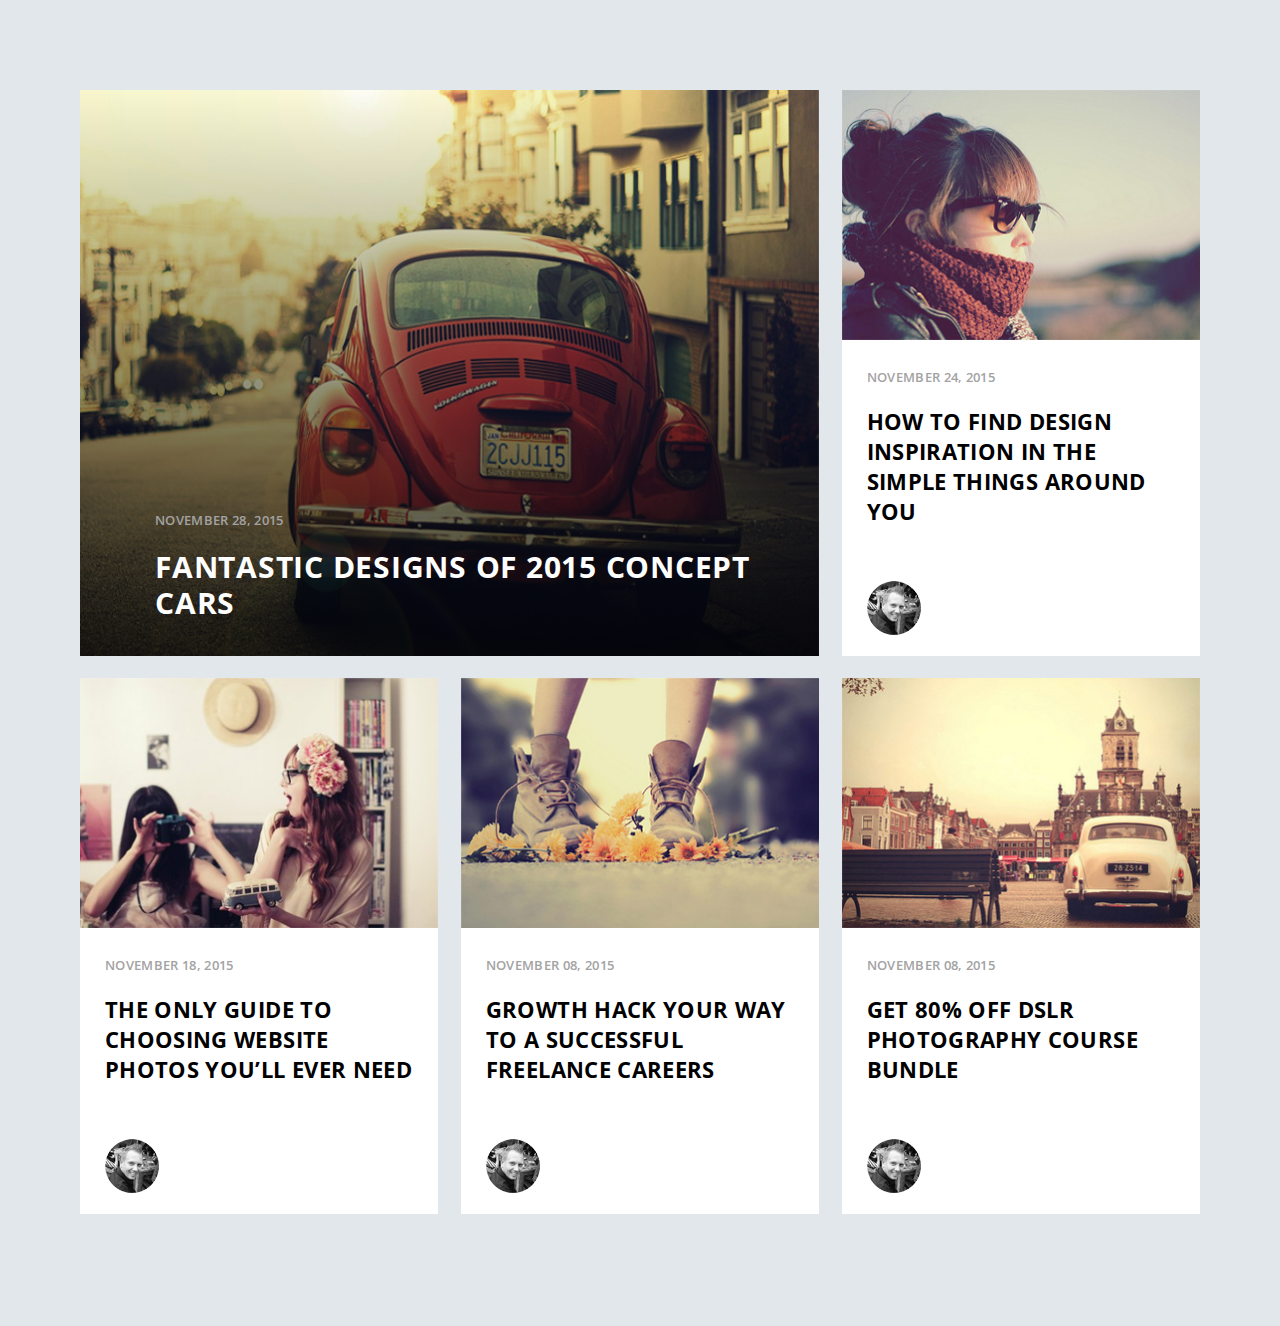
<file: Flex task/index.html>
<!DOCTYPE html>
<html lang="en">
<head>
    <meta charset="UTF-8">
    <meta name="viewport" content="width=device-width, initial-scale=1.0">
    <title>Flexbox</title>
    <link rel="stylesheet" type="text/css" href="stylesheet.css">
</head>
<body>
<div class="container">
    <div class="posts">
        <div class="post__element post__element--big">
            <img src="img/image1.jpg" alt="">
            <div class="post__info">
                <p class="post__data">
                    November 28, 2015
                </p>
                <h2>
                    <a href="#">
                        Fantastic Designs Of 2015
                        Concept Cars
                    </a>
                </h2>
            </div>
        </div>
        <div class="post__element">
            <img src="img/image2.jpg" alt="">
            <div class="post__info">
                <p class="post__data">
                    November 24, 2015
                </p>
                <h2>
                    <a href="#">
                        How To Find Design
                        Inspiration In The Simple
                        Things Around You
                    </a>
                    <div class="post__author">
                        <a href="#">
                            <img src="img/author.png" alt="">
                        </a>
                    </div>
                </h2>
            </div>
        </div>
        <div class="post__element">
            <img src="img/image3.jpg" alt="">
            <div class="post__info">
                <p class="post__data">
                    November 18, 2015
                </p>
                <h2>
                    <a href="#">
                        The Only Guide To
                        Choosing Website
                        Photos You’ll Ever Need
                    </a>
                    <div class="post__author">
                        <a href="#">
                            <img src="img/author.png" alt="">
                        </a>
                    </div>
                </h2>
            </div>
        </div>
        <div class="post__element">
            <img src="img/image4.jpg" alt="">
            <div class="post__info">
                <p class="post__data">
                    November 08, 2015
                </p>
                <h2>
                    <a href="#">
                        Growth Hack Your Way
                        to a Successful
                        Freelance Careers
                    </a>
                    <div class="post__author">
                        <a href="#">
                            <img src="img/author.png" alt="">
                        </a>
                    </div>
                </h2>
            </div>
        </div>
        <div class="post__element">
            <img src="img/image5.jpg" alt="">
            <div class="post__info">
                <p class="post__data">
                    November 08, 2015
                </p>
                <h2>
                    <a href="#">
                        Get 80% Off DSLR
                        Photography Course
                        Bundle
                    </a>
                    <div class="post__author">
                        <a href="#">
                            <img src="img/author.png" alt="">
                        </a>
                    </div>
                </h2>
            </div>
        </div>
    </div>
</div>

</body>
</html>
</file>
<file: Flex task/stylesheet.css>
@import url('https://fonts.googleapis.com/css2?family=Open+Sans:wght@600;700&display=swap');

* {
    margin: 0;
    padding: 0;
}

body {
    font-family: 'Open Sans', sans-serif;
    font-size: 16px;
    background-color: #e2e7ec;
}

.container {
    max-width: 1120px;
    min-width: 340px;
    margin: 90px auto;
}

.posts {
    display: flex;
    flex-wrap: wrap;
    justify-content: space-between;
}

.post__element {
    display: flex;
    flex-direction: column;
    background-color: #ffffff;
    flex-basis: 32%;
    margin-bottom: 22px;
    position: relative;
}

.post__element > img {
    display: block;
    width: 100%;
}

.post__info {
    padding: 15px 25px;
    display: flex;
    flex-direction: column;
    justify-content: space-between;
    flex-grow: 1;
}

.post__info h2 {
    margin-bottom: auto;
    margin-top: 7px;
    font-size: 22px;
    line-height: 30px;
}

.post__info h2 a {
    font-size: 22px;
    line-height: 30px;
    color: #000;
    font-weight: 700;
    text-decoration: none;
    text-transform: uppercase;
    letter-spacing: 0.35px;
}

.post__info h2 a:hover {
    text-decoration: underline;
}

.post__data {
    font-size: 13px;
    line-height: 30px;
    letter-spacing: 0.325px;
    color: #a3a3a3;
    text-transform: uppercase;
    font-weight: 600;
    margin: 7px 0;
}

.post__author {
    margin-top: 55px;
}

.post__element--big {
    flex-basis: 66%;
}

.post__element--big .post__info {
    position: absolute;
    bottom: 35px;
    left: 50px;
    padding: 0 25px;
    z-index: 1;
}

.post__element--big .post__info a {
    font-size: 30px;
    line-height: 36px;
    letter-spacing: 0.75px;
    color: #ffffff;
}

.post__element--big img {
    flex-grow: 1;
}

.post__element--big::after {
    content: "";
    width: 100%;
    height: 100%;
    position: absolute;
    left: 0;
    top: 0;
    background-image: linear-gradient(to top, rgba(0, 0, 0, 0.8), rgba(0, 0, 0, 0));
}

@media screen and (max-width: 980px) {
    .post__data {
        font-size: 12px;
        padding: 0 15px;
    }

    .post__info h2 a {
        font-size: 16px;
        line-height: 24px;
    }

    .post__info h2 {
        padding: 10px 15px 15px 15px;
    }
    .post__element--big .post__info {
        font-size: 20px;
        line-height: 26px;
    }

    .post__author {
        margin-top: 70px;
    }
}


@media screen and (max-width: 768px) {
    .post__element {
        flex-basis: 49%;
    }
    .post__element--big img {
        flex-grow: 0;
    }
    .post__element--big .post__info {
        position: static;
        left: auto;
        bottom: auto;
        padding: 10px 15px 15px 15px;
    }
    .post__element--big::after {
        display: none;
    }
    .post__element--big .post__info a {
        font-size: 16px;
        line-height: 24px;
        color: #000;
    }
}

@media screen and (max-width: 480px) {
    .post__element {
        flex-basis: 100%;
    }
}
</file>
